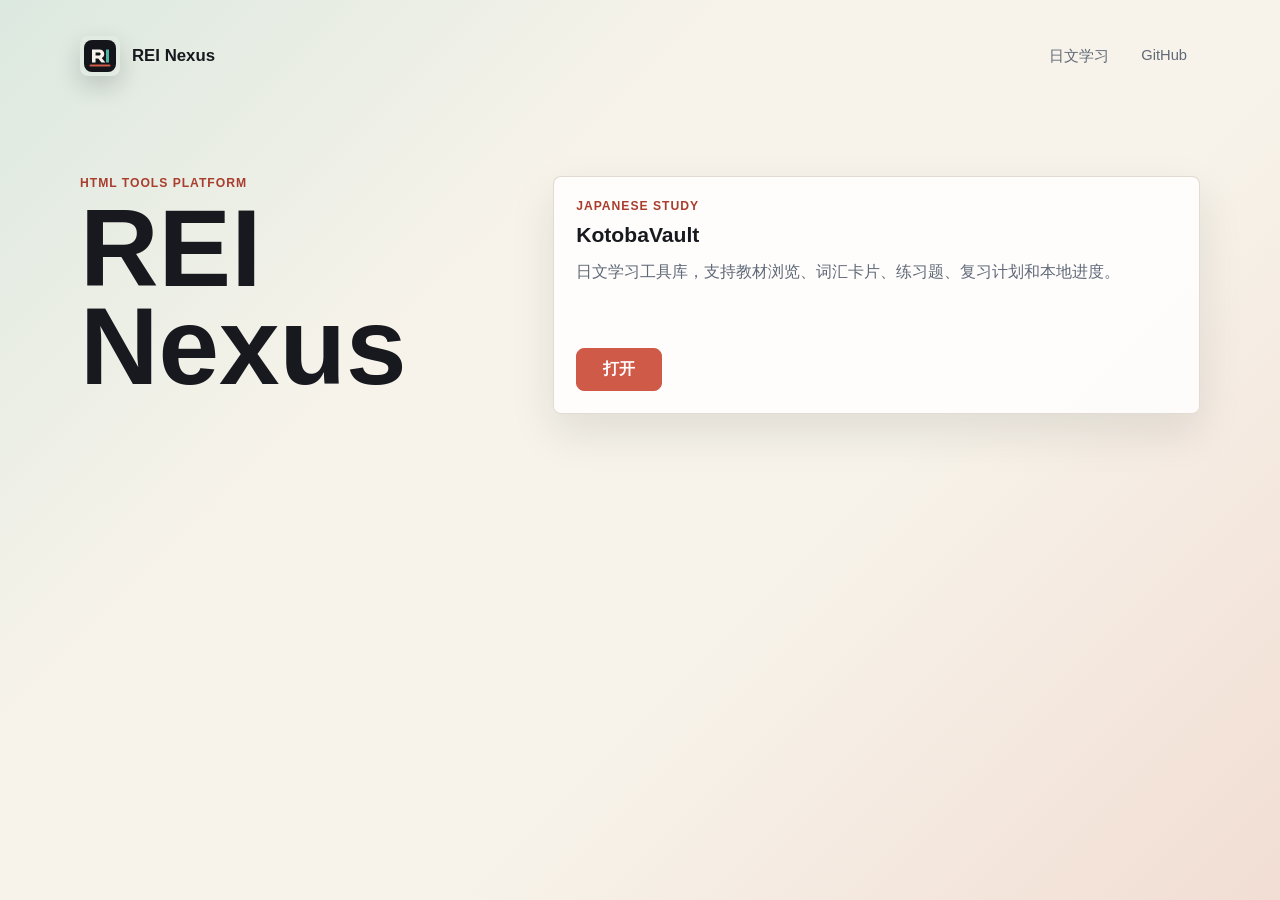
<file: index.html>
<!doctype html>
<html lang="zh-CN">
  <head>
    <meta charset="utf-8">
    <meta name="viewport" content="width=device-width, initial-scale=1">
    <meta name="color-scheme" content="light">
    <title>REI Nexus</title>
    <link rel="icon" href="./assets/rei-nexus-mark.svg" type="image/svg+xml">
    <link rel="stylesheet" href="./assets/styles.css">
  </head>
  <body>
    <main class="site-shell">
      <header class="site-header" aria-label="站点标题">
        <a class="brand" href="./index.html" aria-label="REI Nexus 首页">
          <img src="./assets/rei-nexus-mark.svg" alt="" width="40" height="40">
          <span>REI Nexus</span>
        </a>
        <nav class="top-nav" aria-label="主导航">
          <a href="./tools/kotobavault/app/">日文学习</a>
          <a href="https://github.com/dwyaneyao/REI-Nexus">GitHub</a>
        </nav>
      </header>

      <section class="workspace" aria-labelledby="page-title">
        <div class="workspace-title">
          <p class="eyebrow">HTML Tools Platform</p>
          <h1 id="page-title">REI Nexus</h1>
        </div>

        <div class="tool-grid" aria-label="工具列表">
          <article class="tool-card">
            <div>
              <p class="tool-kicker">Japanese Study</p>
              <h2>KotobaVault</h2>
              <p>日文学习工具库，支持教材浏览、词汇卡片、练习题、复习计划和本地进度。</p>
            </div>
            <a class="button" href="./tools/kotobavault/app/">打开</a>
          </article>
        </div>
      </section>
    </main>
  </body>
</html>
</file>
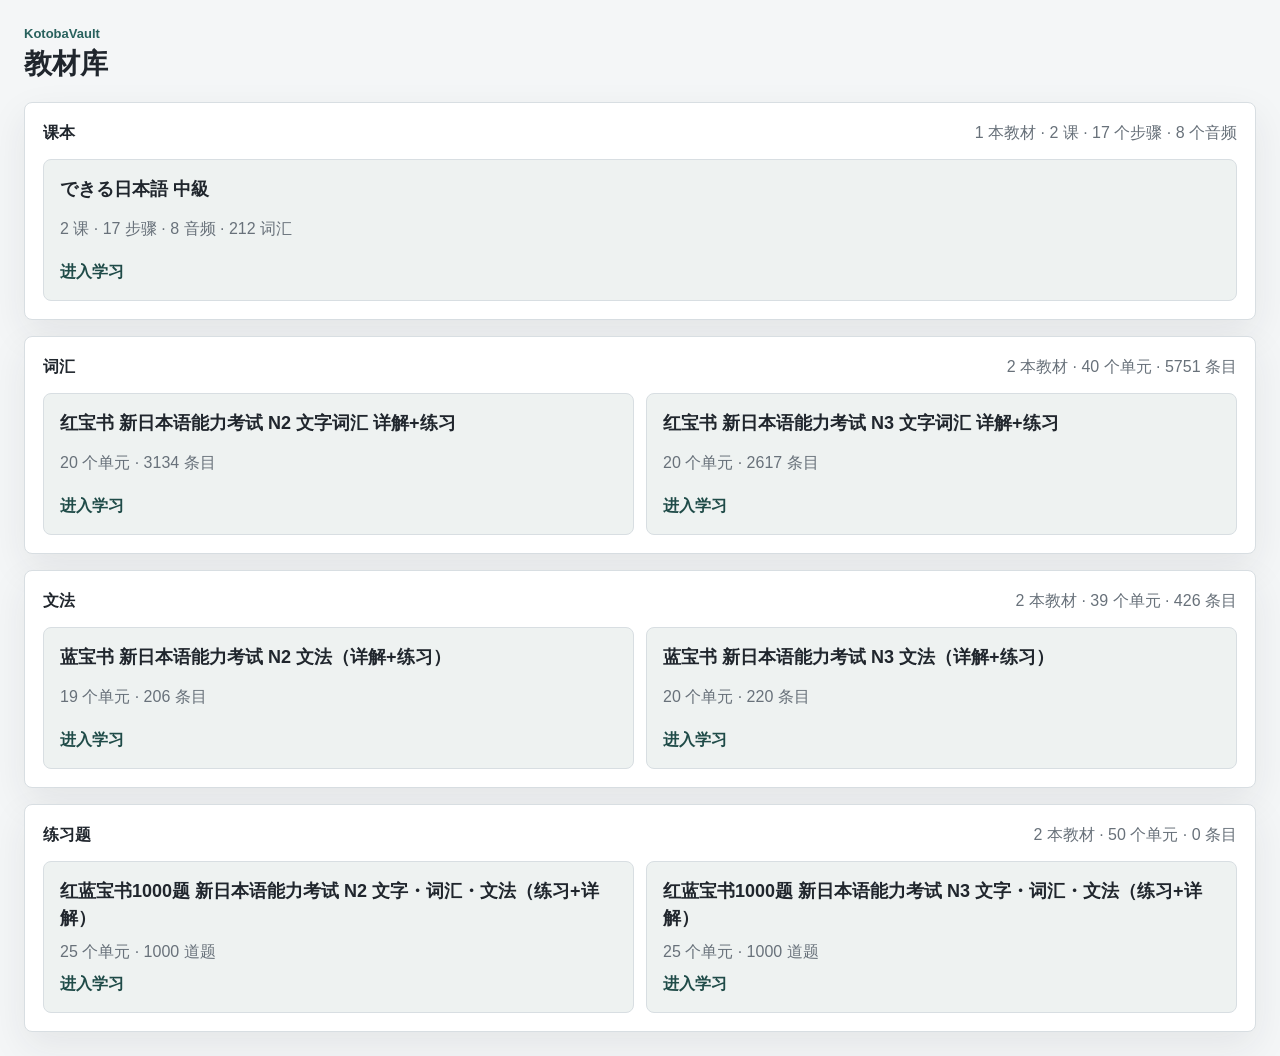
<file: tools/kotobavault/app/index.html>
<!doctype html>
<html lang="zh-Hans">
  <head>
    <meta charset="utf-8">
    <meta name="viewport" content="width=device-width, initial-scale=1">
    <title>KotobaVault</title>
    <link rel="icon" href="../../../assets/rei-nexus-mark.svg" type="image/svg+xml">
    <link rel="stylesheet" href="./styles.css?v=20260601-browser-single-save">
  </head>
  <body>
    <div id="libraryView" class="app-shell library-shell">
      <header class="library-header">
        <div class="brand">
          <p class="brand-kicker">KotobaVault</p>
          <h1>教材库</h1>
        </div>
      </header>

      <main id="categoryList" class="category-list" aria-live="polite"></main>
    </div>

    <div id="studyShell" class="app-shell" hidden>
      <header class="topbar">
        <div class="brand">
          <p class="brand-kicker">KotobaVault</p>
          <h1 id="studyTitle">日文学习库</h1>
        </div>
        <div class="topbar-controls">
          <button id="backToLibraryButton" class="secondary-button" type="button">教材库</button>
          <label class="source-picker" hidden>
            <span>教材</span>
            <select id="sourceSelect" aria-label="教材"></select>
          </label>
          <label class="unit-picker">
            <span>单元课程</span>
            <select id="unitSelect" aria-label="单元课程"></select>
          </label>
        </div>
      </header>

      <main class="main-grid">
        <aside class="side-panel" aria-label="学习状态">
          <section class="panel">
            <h2>进度</h2>
            <div class="stats-grid">
              <div>
                <span id="statTotal" class="stat-value">0</span>
                <span id="statTotalLabel" class="stat-label">词条</span>
              </div>
              <div>
                <span id="statDue" class="stat-value">0</span>
                <span id="statDueLabel" class="stat-label">今日计划</span>
              </div>
              <div>
                <span id="statStudiedToday" class="stat-value">0</span>
                <span id="statStudiedTodayLabel" class="stat-label">今日已学</span>
              </div>
              <div>
                <span id="statStreak" class="stat-value">0</span>
                <span id="statStreakLabel" class="stat-label">连续天数</span>
              </div>
              <div>
                <span id="statLearning" class="stat-value">0</span>
                <span id="statLearningLabel" class="stat-label">学习中</span>
              </div>
              <div>
                <span id="statMastered" class="stat-value">0</span>
                <span id="statMasteredLabel" class="stat-label">已掌握</span>
              </div>
            </div>
          </section>

          <section class="panel">
            <h2 id="filterTitle">筛选</h2>
            <div class="filter-stack" role="group" aria-label="掌握状态筛选">
              <button class="filter-button active" data-filter="all" type="button">全部</button>
              <button class="filter-button" data-filter="new" type="button">未学</button>
              <button class="filter-button" data-filter="due" type="button">到期</button>
              <button class="filter-button" data-filter="learning" type="button">学习中</button>
              <button class="filter-button" data-filter="mastered" type="button">已掌握</button>
            </div>
          </section>

          <section class="panel">
            <h2>打卡</h2>
            <p id="checkinStatus" class="panel-note">今天还没有打卡。</p>
            <button id="checkinButton" class="primary-button full-button" type="button">今日打卡</button>
          </section>
        </aside>

        <section class="workspace" aria-live="polite">
          <div class="toolbar">
            <label class="search-box">
              <span>搜索</span>
              <input id="searchInput" type="search" placeholder="日文、假名、中文意思或编号">
            </label>
            <div class="view-tabs" role="tablist" aria-label="视图">
              <button class="tab-button active" data-view="today" type="button" role="tab">今日</button>
              <button class="tab-button" data-view="list" type="button" role="tab">词表</button>
              <button class="tab-button" data-view="cards" type="button" role="tab">卡片</button>
              <button class="tab-button" data-view="quiz" type="button" role="tab">小测</button>
              <button class="tab-button" data-view="review" type="button" role="tab">复习</button>
              <button class="tab-button" data-view="log" type="button" role="tab">记录</button>
            </div>
          </div>

          <section id="todayView" class="view-section">
            <div id="learningTodayShell">
              <div class="today-head">
                <div>
                  <h2>今日学习</h2>
                  <p id="todaySummary">正在读取复习计划。</p>
                </div>
                <button id="startTodayButton" class="primary-button" type="button">开始今日学习</button>
              </div>
              <div class="today-grid">
                <section class="today-column">
                  <h3>到期复习</h3>
                  <div id="dueList" class="review-list"></div>
                </section>
                <section class="today-column">
                  <h3 id="newContentHeading">新词建议</h3>
                  <div id="newWordList" class="review-list"></div>
                </section>
              </div>
            </div>
            <div id="practiceOverviewShell" class="practice-overview" hidden></div>
          </section>

          <section id="listView" class="view-section" hidden>
            <div id="vocabularyListShell" class="table-shell">
              <table>
                <thead>
                  <tr>
                    <th>编号</th>
                    <th id="termHeader">词</th>
                    <th id="readingHeader">读音</th>
                    <th id="typeHeader">词性</th>
                    <th id="meaningHeader">意思</th>
                    <th>下次复习</th>
                    <th>状态</th>
                  </tr>
                </thead>
                <tbody id="wordTableBody"></tbody>
              </table>
            </div>
            <div id="practiceListShell" class="practice-list-shell" hidden></div>
          </section>

          <section id="cardsView" class="view-section" hidden>
            <div id="studyCardShell" class="study-card">
              <div class="card-mode-bar" aria-label="卡片出题显示">
                <span>出题显示</span>
                <div class="segmented-control">
                  <button class="prompt-mode-button active" data-prompt-mode="term" type="button">汉字</button>
                  <button class="prompt-mode-button" data-prompt-mode="reading" type="button">假名</button>
                </div>
              </div>
              <div class="card-meta">
                <span id="cardCounter">0 / 0</span>
                <span id="cardStatus" class="status-pill">未学</span>
              </div>
              <p id="cardTerm" class="card-term">-</p>
              <p id="cardReading" class="card-reading hidden-answer">-</p>
              <p id="cardMeaning" class="card-meaning hidden-answer">-</p>
              <div id="cardExamples" class="card-examples hidden-answer"></div>
              <div class="card-actions">
                <button id="prevCardButton" type="button">上一张</button>
                <button id="revealCardButton" class="primary-button" type="button">显示答案</button>
                <button id="practiceGrammarButton" class="primary-button" type="button" hidden>练习这个文法点</button>
                <button id="nextCardButton" type="button">下一张</button>
              </div>
              <div id="cardReviewControls" class="review-controls" aria-label="复习反馈"></div>
              <div id="cardStatusControls" class="status-controls" aria-label="卡片掌握状态"></div>
            </div>
          </section>

          <section id="quizView" class="view-section" hidden>
            <div class="quiz-panel">
              <div class="card-meta">
                <span id="quizCounter">0 / 0</span>
                <span id="quizModeLabel">填空小测</span>
              </div>
              <div id="practiceQuizTools" class="practice-quiz-tools" hidden></div>
              <div id="quizContext" class="quiz-context" hidden></div>
              <div id="quizPrompt" class="quiz-prompt">-</div>
              <div id="quizChoices" class="quiz-choices"></div>
              <label id="quizAnswerBox" class="answer-box">
                <span>你的答案</span>
                <input id="quizAnswer" type="text" autocomplete="off">
              </label>
              <div id="quizFeedback" class="quiz-feedback" aria-live="polite"></div>
              <div id="quizActions" class="card-actions">
                <button id="checkQuizButton" class="primary-button" type="button">检查</button>
                <button id="prevQuizButton" type="button">上一题</button>
                <button id="showQuizAnswerButton" type="button">看答案</button>
                <button id="nextQuizButton" type="button">下一题</button>
              </div>
            </div>
          </section>

          <section id="reviewView" class="view-section" hidden>
            <div class="review-header">
              <h2>待复习</h2>
              <p id="reviewSummary">还没有数据。</p>
            </div>
            <div id="reviewList" class="review-list"></div>
          </section>

          <section id="logView" class="view-section" hidden>
            <section id="lessonResetPanel" class="lesson-reset-panel" hidden>
              <div>
                <h2>本课重置</h2>
                <p id="lessonResetSummary">清空当前课程的学习状态。</p>
              </div>
              <button id="resetLessonButton" class="danger-button" type="button">重置本课学习状态</button>
            </section>
            <div class="log-grid">
              <section>
                <div class="review-header">
                  <h2>打卡记录</h2>
                  <p id="checkinSummary">还没有打卡记录。</p>
                </div>
                <div id="checkinList" class="timeline-list"></div>
              </section>
              <section>
                <div class="review-header">
                  <h2>学习记录</h2>
                  <p id="eventSummary">还没有学习记录。</p>
                </div>
                <div id="eventList" class="timeline-list"></div>
              </section>
            </div>
          </section>
        </section>
      </main>
    </div>

    <script src="./main.js?v=20260601-browser-single-save"></script>
  </body>
</html>
</file>
<file: assets/styles.css>
:root {
  --bg: #f7f3ea;
  --surface: #ffffff;
  --ink: #17191f;
  --muted: #606978;
  --line: #ded8cc;
  --accent: #d05a48;
  --accent-strong: #a93d2e;
  --green: #4fb3a7;
  --shadow: 0 18px 45px rgba(23, 25, 31, 0.1);
}

* {
  box-sizing: border-box;
}

html {
  min-height: 100%;
}

body {
  min-height: 100vh;
  margin: 0;
  background:
    linear-gradient(135deg, rgba(79, 179, 167, 0.16), transparent 34%),
    linear-gradient(315deg, rgba(208, 90, 72, 0.14), transparent 38%),
    var(--bg);
  color: var(--ink);
  font-family: Inter, "Segoe UI", "Microsoft YaHei", Arial, sans-serif;
  letter-spacing: 0;
}

a {
  color: inherit;
  text-decoration: none;
}

.site-shell {
  width: min(1120px, calc(100% - 32px));
  min-height: 100vh;
  margin: 0 auto;
  padding: 28px 0 40px;
}

.site-header {
  display: flex;
  align-items: center;
  justify-content: space-between;
  gap: 16px;
  min-height: 56px;
}

.brand {
  display: inline-flex;
  align-items: center;
  gap: 12px;
  min-width: 0;
  font-weight: 760;
  font-size: 1.05rem;
}

.brand img {
  flex: 0 0 auto;
  border-radius: 8px;
  box-shadow: 0 10px 24px rgba(19, 21, 26, 0.18);
}

.top-nav {
  display: flex;
  align-items: center;
  justify-content: flex-end;
  gap: 6px;
  flex-wrap: wrap;
}

.top-nav a {
  min-height: 36px;
  padding: 8px 12px;
  border: 1px solid transparent;
  border-radius: 8px;
  color: var(--muted);
  font-size: 0.92rem;
}

.top-nav a:hover,
.top-nav a:focus-visible {
  border-color: var(--line);
  background: rgba(255, 255, 255, 0.65);
  color: var(--ink);
  outline: none;
}

.workspace {
  display: grid;
  grid-template-columns: minmax(0, 0.8fr) minmax(320px, 1.2fr);
  gap: 42px;
  align-items: start;
  padding: 92px 0 32px;
}

.workspace-title {
  position: sticky;
  top: 28px;
  min-width: 0;
}

.eyebrow,
.tool-kicker {
  margin: 0 0 10px;
  color: var(--accent-strong);
  font-size: 0.76rem;
  font-weight: 780;
  letter-spacing: 0.08em;
  text-transform: uppercase;
}

h1,
h2,
p {
  overflow-wrap: anywhere;
}

h1 {
  max-width: 10ch;
  margin: 0;
  font-size: clamp(3rem, 10vw, 6.8rem);
  line-height: 0.9;
  letter-spacing: 0;
}

.tool-grid {
  display: grid;
  grid-template-columns: repeat(auto-fit, minmax(260px, 1fr));
  gap: 16px;
}

.tool-card {
  display: flex;
  flex-direction: column;
  justify-content: space-between;
  min-height: 238px;
  padding: 22px;
  border: 1px solid rgba(222, 216, 204, 0.9);
  border-radius: 8px;
  background: rgba(255, 255, 255, 0.82);
  box-shadow: var(--shadow);
}

.tool-card h2 {
  margin: 0 0 10px;
  font-size: 1.32rem;
  line-height: 1.18;
}

.tool-card p:not(.tool-kicker) {
  margin: 0;
  color: var(--muted);
  line-height: 1.7;
}

.button {
  display: inline-flex;
  align-items: center;
  justify-content: center;
  align-self: flex-start;
  min-width: 86px;
  min-height: 40px;
  margin-top: 24px;
  padding: 10px 16px;
  border: 1px solid var(--accent);
  border-radius: 8px;
  background: var(--accent);
  color: #fff;
  font-weight: 720;
}

.button:hover,
.button:focus-visible {
  border-color: var(--accent-strong);
  background: var(--accent-strong);
  outline: none;
}

@media (max-width: 760px) {
  .site-shell {
    width: min(100% - 24px, 1120px);
    padding-top: 18px;
  }

  .site-header {
    align-items: flex-start;
    flex-direction: column;
  }

  .top-nav {
    width: 100%;
    justify-content: flex-start;
  }

  .workspace {
    grid-template-columns: 1fr;
    gap: 28px;
    padding-top: 56px;
  }

  .workspace-title {
    position: static;
  }

  h1 {
    max-width: 100%;
  }

  .tool-card {
    min-height: 210px;
  }
}
</file>
<file: tools/kotobavault/app/styles.css>
:root {
  color-scheme: light;
  --bg: #f4f6f7;
  --surface: #ffffff;
  --surface-muted: #eef2f1;
  --ink: #20262d;
  --muted: #68717a;
  --line: #d8dee2;
  --accent: #28615d;
  --accent-strong: #1f4b48;
  --accent-soft: #dcebea;
  --warm: #8d4a35;
  --warm-soft: #f2e4de;
  --ok: #317551;
  --warn: #9a6a1d;
  --shadow: 0 14px 38px rgba(32, 38, 45, 0.08);
}

* {
  box-sizing: border-box;
}

[hidden] {
  display: none !important;
}

body {
  margin: 0;
  background: var(--bg);
  color: var(--ink);
  font-family: "Segoe UI", "Microsoft YaHei", "Yu Gothic UI", sans-serif;
  line-height: 1.5;
}

button,
input,
select {
  font: inherit;
}

button {
  min-height: 38px;
  border: 1px solid var(--line);
  border-radius: 8px;
  background: var(--surface);
  color: var(--ink);
  cursor: pointer;
}

button:hover {
  border-color: var(--accent);
}

button:focus-visible,
input:focus-visible,
select:focus-visible {
  outline: 3px solid rgba(40, 97, 93, 0.22);
  outline-offset: 2px;
}

.app-shell {
  width: min(1400px, 100%);
  margin: 0 auto;
  padding: 24px;
}

.library-shell {
  display: grid;
  gap: 22px;
}

.library-header {
  display: flex;
  align-items: end;
  justify-content: space-between;
}

.topbar {
  display: flex;
  align-items: end;
  justify-content: space-between;
  gap: 20px;
  margin-bottom: 18px;
}

.topbar-controls {
  display: flex;
  align-items: end;
  flex-wrap: wrap;
  justify-content: flex-end;
  gap: 14px;
}

.category-list {
  display: grid;
  gap: 16px;
}

.category-section {
  border: 1px solid var(--line);
  border-radius: 8px;
  background: var(--surface);
  box-shadow: var(--shadow);
  padding: 18px;
}

.category-header {
  display: flex;
  align-items: baseline;
  justify-content: space-between;
  gap: 16px;
  margin-bottom: 14px;
}

.category-header h2,
.category-header p {
  margin-bottom: 0;
}

.category-header p {
  color: var(--muted);
}

.source-card-grid {
  display: grid;
  grid-template-columns: repeat(auto-fit, minmax(260px, 1fr));
  gap: 12px;
}

.source-card {
  display: grid;
  grid-template-columns: minmax(0, 1fr);
  gap: 8px;
  min-width: 0;
  min-height: 142px;
  border: 1px solid var(--line);
  border-radius: 8px;
  background: var(--surface-muted);
  padding: 16px;
  text-align: left;
}

.source-card strong {
  min-width: 0;
  color: var(--ink);
  font-size: 18px;
  overflow-wrap: anywhere;
  white-space: normal;
}

.source-card span {
  min-width: 0;
  color: var(--muted);
  overflow-wrap: anywhere;
  white-space: normal;
}

.source-card-action {
  align-self: end;
  color: var(--accent-strong) !important;
  font-weight: 700;
}

.secondary-button {
  min-width: 86px;
  padding: 0 14px;
}

.brand-kicker {
  margin: 0 0 3px;
  color: var(--accent);
  font-size: 13px;
  font-weight: 700;
}

h1,
h2,
p {
  margin-top: 0;
}

h1 {
  margin-bottom: 0;
  font-size: 28px;
  line-height: 1.2;
  font-weight: 720;
}

h2 {
  margin-bottom: 12px;
  font-size: 16px;
}

h3 {
  margin: 0 0 10px;
  font-size: 15px;
}

.source-picker,
.unit-picker,
.search-box,
.answer-box {
  display: grid;
  gap: 6px;
  min-width: 0;
  color: var(--muted);
  font-size: 13px;
}

.source-picker select,
.unit-picker select,
.search-box input,
.answer-box input {
  width: 100%;
  min-height: 42px;
  border: 1px solid var(--line);
  border-radius: 8px;
  background: var(--surface);
  color: var(--ink);
  min-width: 0;
  padding: 0 12px;
}

.source-picker {
  width: min(360px, 100%);
}

.unit-picker {
  width: min(340px, 100%);
}

.main-grid {
  display: grid;
  grid-template-columns: 280px minmax(0, 1fr);
  gap: 18px;
  align-items: start;
}

.side-panel {
  display: grid;
  gap: 14px;
}

.panel,
.workspace,
.study-card,
.quiz-panel {
  border: 1px solid var(--line);
  border-radius: 8px;
  background: var(--surface);
  box-shadow: var(--shadow);
}

.panel {
  padding: 16px;
}

.stats-grid {
  display: grid;
  grid-template-columns: 1fr 1fr;
  gap: 10px;
}

.stats-grid div {
  min-height: 76px;
  border: 1px solid var(--line);
  border-radius: 8px;
  background: var(--surface-muted);
  padding: 12px;
}

.stat-value {
  display: block;
  font-size: 24px;
  font-weight: 750;
}

.stat-label {
  display: block;
  color: var(--muted);
  font-size: 13px;
}

.filter-stack {
  display: grid;
  gap: 8px;
}

.panel-note {
  min-height: 42px;
  color: var(--muted);
}

.panel-note.fail {
  color: var(--warm);
  font-weight: 700;
}

.full-button {
  width: 100%;
}

.filter-button,
.tab-button {
  padding: 0 14px;
}

.filter-button.active,
.tab-button.active {
  border-color: var(--accent);
  background: var(--accent-soft);
  color: var(--accent-strong);
  font-weight: 700;
}

.workspace {
  min-width: 0;
  overflow: hidden;
}

.toolbar {
  display: grid;
  grid-template-columns: minmax(220px, 1fr) auto;
  gap: 14px;
  align-items: end;
  border-bottom: 1px solid var(--line);
  padding: 16px;
}

.view-tabs {
  display: flex;
  flex-wrap: wrap;
  gap: 8px;
}

.view-section {
  padding: 16px;
}

.today-head {
  display: flex;
  align-items: start;
  justify-content: space-between;
  gap: 18px;
  margin-bottom: 16px;
}

.today-head p {
  color: var(--muted);
  margin-bottom: 0;
}

.today-grid,
.log-grid {
  display: grid;
  grid-template-columns: 1fr 1fr;
  gap: 14px;
}

.lesson-reset-panel {
  display: flex;
  align-items: center;
  justify-content: space-between;
  gap: 16px;
  margin-bottom: 14px;
  padding: 16px;
  border: 1px solid var(--line);
  border-radius: 8px;
  background: #fbfcfc;
}

.lesson-reset-panel h2 {
  margin-bottom: 4px;
}

.lesson-reset-panel p {
  margin: 0;
  color: var(--muted);
}

.today-column {
  min-width: 0;
  border: 1px solid var(--line);
  border-radius: 8px;
  background: #fbfcfc;
  padding: 14px;
}

.practice-overview,
.practice-list-shell {
  display: grid;
  gap: 16px;
}

.practice-overview-head p,
.practice-list-summary {
  margin: 4px 0 0;
  color: var(--muted);
}

.practice-metric-grid {
  display: grid;
  grid-template-columns: repeat(5, minmax(0, 1fr));
  gap: 10px;
}

.practice-metric-grid div,
.practice-type-card {
  border: 1px solid var(--line);
  border-radius: 8px;
  background: #fbfcfc;
  padding: 14px;
}

.practice-metric-grid strong {
  display: block;
  font-size: 24px;
}

.practice-metric-grid span,
.practice-type-card p {
  color: var(--muted);
}

.practice-actions,
.practice-pool-buttons {
  display: flex;
  flex-wrap: wrap;
  gap: 10px;
}

.practice-actions button,
.practice-pool-buttons button {
  min-width: 112px;
  padding: 0 14px;
}

.practice-type-grid {
  display: grid;
  grid-template-columns: repeat(auto-fit, minmax(190px, 1fr));
  gap: 12px;
}

.practice-type-card h3 {
  margin: 0;
}

.practice-type-card button {
  margin-top: 10px;
}

.textbook-course-shell {
  display: grid;
  gap: 16px;
}

.lesson-course-head {
  display: flex;
  align-items: start;
  justify-content: space-between;
  gap: 16px;
}

.lesson-course-head h2,
.lesson-course-head p {
  margin: 0;
}

.lesson-course-head p {
  color: var(--muted);
}

.lesson-overview {
  margin-top: 8px;
  max-width: 780px;
  line-height: 1.7;
}

.lesson-chinese-toggle {
  display: inline-flex;
  align-items: center;
  gap: 8px;
  min-width: max-content;
  border: 1px solid var(--line);
  border-radius: 999px;
  background: var(--surface);
  padding: 8px 12px;
  color: var(--ink);
  font-size: 14px;
  font-weight: 700;
}

.lesson-chinese-toggle input {
  width: 16px;
  height: 16px;
  accent-color: var(--accent);
}

.lesson-zh {
  display: block;
  margin-top: 4px;
  color: var(--muted);
  font-size: 14px;
  font-weight: 650;
  line-height: 1.55;
}

.lesson-title-zh,
.lesson-overview-zh {
  color: var(--accent-strong);
}

.lesson-goals {
  display: flex;
  flex-wrap: wrap;
  gap: 8px;
}

.lesson-goals span {
  border: 1px solid var(--line);
  border-radius: 999px;
  background: var(--surface-muted);
  padding: 6px 10px;
  color: var(--muted);
  font-size: 13px;
}

.lesson-layout {
  display: grid;
  grid-template-columns: minmax(190px, 240px) minmax(0, 1fr);
  gap: 14px;
  align-items: start;
}

.lesson-step-nav {
  display: grid;
  gap: 8px;
  position: sticky;
  top: 12px;
}

.lesson-step-nav button {
  min-height: 44px;
  padding: 8px 10px;
  text-align: left;
}

.lesson-step-nav button.active {
  border-color: var(--accent);
  background: var(--accent-soft);
  color: var(--accent-strong);
  font-weight: 700;
}

.lesson-step-nav button.completed::after {
  content: "完成";
  float: right;
  color: var(--ok);
  font-size: 12px;
  font-weight: 700;
}

.lesson-step-panel {
  display: grid;
  gap: 14px;
  min-width: 0;
}

.lesson-step-head {
  display: flex;
  align-items: start;
  justify-content: space-between;
  gap: 16px;
  border: 1px solid var(--line);
  border-radius: 8px;
  background: #fbfcfc;
  padding: 14px;
}

.lesson-step-head h3 {
  margin: 0 0 4px;
  font-size: 18px;
}

.lesson-step-head p {
  margin: 0 0 8px;
  color: var(--muted);
}

.lesson-step-head span {
  color: var(--muted);
  font-size: 13px;
  font-weight: 700;
}

.lesson-block,
.lesson-activity,
.lesson-audio,
.lesson-transcript,
.lesson-practice-list .practice-question-card {
  min-width: 0;
}

.lesson-block {
  border: 1px solid var(--line);
  border-radius: 8px;
  background: var(--surface);
  padding: 14px;
}

.lesson-block h3 {
  margin-bottom: 10px;
}

.lesson-block p {
  margin: 0 0 8px;
}

.lesson-block p:last-child {
  margin-bottom: 0;
}

.lesson-key-grid,
.lesson-grammar-list {
  display: grid;
  gap: 10px;
}

.lesson-key-grid {
  grid-template-columns: repeat(auto-fit, minmax(160px, 1fr));
}

.lesson-key-grid div,
.lesson-grammar-list article {
  border: 1px solid var(--line);
  border-radius: 8px;
  background: var(--surface-muted);
  padding: 12px;
}

.lesson-key-grid strong,
.lesson-key-grid span {
  display: block;
}

.lesson-key-grid span,
.lesson-grammar-list p {
  color: var(--muted);
}

.lesson-grammar-list h4 {
  margin: 0 0 8px;
  font-size: 16px;
}

.lesson-list,
.lesson-vocab-grid {
  margin: 0;
  padding-left: 20px;
}

.lesson-vocab-grid {
  display: grid;
  grid-template-columns: repeat(auto-fit, minmax(150px, 1fr));
  gap: 8px 18px;
}

.lesson-audio {
  display: grid;
  gap: 8px;
}

.lesson-audio audio {
  width: 100%;
}

.lesson-audio-note {
  color: var(--warm);
  font-size: 13px;
  font-weight: 700;
}

.lesson-transcript {
  border: 1px solid var(--line);
  border-radius: 8px;
  background: var(--surface-muted);
  padding: 12px;
}

.lesson-transcript summary {
  cursor: pointer;
  color: var(--accent-strong);
  font-weight: 760;
}

.lesson-transcript p {
  margin: 8px 0 0;
}

.lesson-activities {
  display: grid;
  gap: 10px;
}

.lesson-activity {
  display: grid;
  gap: 12px;
  border: 1px solid var(--line);
  border-radius: 8px;
  background: #fbfcfc;
  padding: 14px;
}

.lesson-activity-head {
  display: flex;
  align-items: baseline;
  justify-content: space-between;
  gap: 12px;
}

.lesson-activity-status {
  border-radius: 999px;
  background: var(--surface-muted);
  padding: 3px 9px;
  color: var(--muted);
  font-size: 13px;
  white-space: nowrap;
}

.lesson-activity-status.correct {
  background: #dff0e7;
  color: var(--ok);
}

.lesson-activity-status.wrong {
  background: var(--warm-soft);
  color: var(--warm);
}

.lesson-textarea {
  width: 100%;
  min-height: 96px;
  border: 1px solid var(--line);
  border-radius: 8px;
  background: var(--surface);
  color: var(--ink);
  font: inherit;
  padding: 10px 12px;
  resize: vertical;
}

.lesson-self-check,
.lesson-activity-actions {
  display: flex;
  flex-wrap: wrap;
  gap: 8px;
}

.lesson-self-check button,
.lesson-activity-actions button {
  min-width: 112px;
  padding: 0 14px;
}

.lesson-self-check button.active {
  border-color: var(--accent);
  background: var(--accent-soft);
  color: var(--accent-strong);
  font-weight: 700;
}

.lesson-review-self-grade-button.active {
  border-color: var(--accent);
  background: var(--accent-soft);
  color: var(--accent-strong);
  font-weight: 700;
}

.lesson-feedback {
  border-left: 3px solid var(--accent);
  background: var(--surface-muted);
  padding: 9px 12px;
  color: var(--muted);
  font-weight: 650;
}

.lesson-feedback p {
  margin: 0;
}

.lesson-feedback p + p {
  margin-top: 6px;
}

.lesson-reference-answer {
  color: var(--ink);
}

.lesson-reference-analysis {
  color: var(--muted);
  font-weight: 650;
}

.lesson-feedback.correct {
  border-left-color: var(--ok);
}

.lesson-feedback.correct .lesson-reference-answer {
  color: var(--ok);
}

.lesson-feedback.miss {
  border-left-color: var(--warm);
}

.lesson-feedback.miss .lesson-reference-answer {
  color: var(--warm);
}

.lesson-practice-list {
  display: grid;
  gap: 10px;
}

.lesson-practice-modules {
  display: grid;
  gap: 14px;
}

.lesson-practice-module {
  display: grid;
  gap: 14px;
  border: 1px solid var(--line);
  border-radius: 8px;
  background: var(--surface);
  padding: 14px;
}

.lesson-practice-module-head,
.lesson-vocabulary-practice-meta {
  display: flex;
  align-items: flex-start;
  justify-content: space-between;
  gap: 14px;
}

.lesson-practice-module-head h3,
.lesson-practice-module-head p {
  margin: 0;
}

.lesson-practice-module-head p,
.lesson-vocabulary-practice-meta,
.lesson-vocabulary-practice-prompt p {
  color: var(--muted);
}

.lesson-practice-shuffle-toggle {
  display: inline-flex;
  align-items: center;
  gap: 6px;
  width: fit-content;
  margin-top: 6px;
  color: var(--muted);
  font-size: 13px;
  font-weight: 760;
}

.lesson-practice-shuffle-toggle input {
  width: 16px;
  height: 16px;
  accent-color: var(--accent);
}

.lesson-practice-metrics {
  display: flex;
  flex-wrap: wrap;
  gap: 8px;
  justify-content: flex-end;
}

.lesson-practice-metrics div {
  min-width: 72px;
  border: 1px solid var(--line);
  border-radius: 8px;
  background: var(--surface-muted);
  padding: 7px 10px;
  text-align: center;
}

.lesson-practice-metrics strong,
.lesson-practice-metrics span {
  display: block;
}

.lesson-practice-metrics span {
  color: var(--muted);
  font-size: 12px;
  font-weight: 700;
}

.lesson-vocabulary-practice-card {
  display: grid;
  gap: 12px;
  border: 1px solid var(--line);
  border-radius: 8px;
  background: var(--surface-muted);
  padding: 14px;
}

.lesson-vocabulary-practice-meta span {
  border-radius: 999px;
  background: var(--surface);
  padding: 4px 9px;
  font-size: 12px;
  font-weight: 760;
}

.lesson-vocabulary-practice-prompt {
  display: grid;
  gap: 6px;
}

.lesson-vocabulary-practice-prompt p {
  margin: 0;
}

.lesson-vocabulary-practice-input {
  width: 100%;
  border: 1px solid var(--line);
  border-radius: 8px;
  background: var(--surface);
  color: var(--ink);
  font: inherit;
  padding: 10px 12px;
}

.lesson-practice-actions {
  display: flex;
  flex-wrap: wrap;
  gap: 8px;
}

.lesson-practice-actions button {
  min-width: 96px;
  padding: 0 14px;
}

.lesson-test-overview {
  display: grid;
  grid-template-columns: repeat(auto-fit, minmax(240px, 1fr));
  gap: 14px;
  font-size: 16px;
  line-height: 1.6;
}

.lesson-test-card,
.lesson-test-score-card {
  display: grid;
  gap: 10px;
  border: 1px solid var(--line);
  border-radius: 8px;
  background: var(--surface);
  padding: 14px;
}

.lesson-test-card h3,
.lesson-test-card p {
  margin: 0;
}

.lesson-test-card-detail {
  color: var(--muted);
  font-weight: 700;
}

.lesson-test-card-actions,
.lesson-test-score-actions {
  display: flex;
  flex-wrap: wrap;
  gap: 8px;
}

.lesson-test-card-actions button,
.lesson-test-score-actions button {
  min-width: 112px;
  padding: 0 14px;
}

.lesson-test-score-card {
  border-color: var(--accent);
  background: var(--accent-soft);
  color: var(--ink);
}

.lesson-test-score-card strong {
  font-size: 20px;
}

.lesson-vocabulary-module {
  display: grid;
  gap: 16px;
  width: 100%;
}

.lesson-vocabulary-head,
.lesson-vocabulary-section-head {
  display: flex;
  align-items: flex-start;
  justify-content: space-between;
  gap: 14px;
}

.lesson-vocabulary-head h2,
.lesson-vocabulary-section-head h3 {
  margin: 0;
}

.lesson-vocabulary-head p,
.lesson-vocabulary-section-head span,
.lesson-vocabulary-section-note {
  color: var(--muted);
}

.lesson-vocabulary-section {
  display: grid;
  gap: 12px;
  border: 1px solid var(--line);
  border-radius: 8px;
  background: var(--surface);
  padding: 14px;
}

.lesson-vocabulary-grid {
  display: grid;
  grid-template-columns: repeat(auto-fit, minmax(210px, 1fr));
  gap: 10px;
}

.lesson-vocabulary-card {
  display: grid;
  gap: 8px;
  min-width: 0;
  border: 1px solid var(--line);
  border-radius: 8px;
  background: var(--surface-muted);
  padding: 12px;
}

.lesson-vocabulary-card h4 {
  margin: 0;
  font-size: 17px;
}

.lesson-vocabulary-meta {
  display: flex;
  flex-wrap: wrap;
  gap: 6px;
}

.lesson-vocabulary-meta span {
  border-radius: 999px;
  background: var(--surface);
  color: var(--muted);
  font-size: 12px;
  font-weight: 760;
  padding: 3px 8px;
}

.lesson-vocabulary-meaning,
.lesson-vocabulary-analysis {
  margin: 0;
  color: var(--muted);
  font-weight: 650;
}

.practice-list-tools,
.practice-quiz-tools {
  display: flex;
  flex-wrap: wrap;
  gap: 12px;
  align-items: center;
  border: 1px solid var(--line);
  border-radius: 8px;
  background: var(--surface-muted);
  padding: 12px;
}

.practice-list-tools label,
.practice-quiz-tools label {
  display: grid;
  gap: 4px;
  min-width: 180px;
  color: var(--muted);
  font-size: 13px;
  font-weight: 700;
}

.practice-question-summary {
  max-width: 420px;
}

.practice-status-pill {
  display: inline-grid;
  place-items: center;
  min-width: 62px;
  border-radius: 999px;
  padding: 4px 10px;
  background: var(--surface-muted);
  color: var(--muted);
  font-size: 13px;
  font-weight: 760;
  white-space: nowrap;
}

.practice-status-pill.correct {
  background: #dff0e7;
  color: var(--ok);
}

.practice-status-pill.wrong {
  background: var(--warm-soft);
  color: var(--warm);
}

.table-shell {
  overflow: auto;
}

table {
  width: 100%;
  min-width: 860px;
  border-collapse: collapse;
}

th,
td {
  border-bottom: 1px solid var(--line);
  padding: 12px 10px;
  text-align: left;
  vertical-align: top;
}

th {
  color: var(--muted);
  font-size: 13px;
  font-weight: 700;
}

td:nth-child(1),
td:nth-child(4) {
  white-space: nowrap;
}

.word-term {
  font-size: 19px;
  font-weight: 720;
}

.word-reading {
  color: var(--accent);
  font-weight: 650;
}

.status-controls {
  display: flex;
  flex-wrap: wrap;
  gap: 6px;
}

.status-controls button,
.review-controls button {
  min-height: 32px;
  padding: 0 10px;
  color: var(--muted);
  font-size: 13px;
}

.status-controls button.active[data-status="new"] {
  border-color: var(--muted);
  background: var(--surface-muted);
  color: var(--ink);
}

.status-controls button.active[data-status="learning"] {
  border-color: var(--warn);
  background: #f5ead7;
  color: #654713;
}

.status-controls button.active[data-status="mastered"] {
  border-color: var(--ok);
  background: #dff0e7;
  color: #22543a;
}

.review-controls {
  display: grid;
  grid-template-columns: repeat(4, minmax(90px, 1fr));
  gap: 8px;
  margin: 18px 0 12px;
}

.review-controls button.miss {
  border-color: #bc6b5b;
  background: var(--warm-soft);
  color: #743526;
}

.review-controls button.hard {
  border-color: var(--warn);
  background: #f5ead7;
  color: #654713;
}

.review-controls button.good {
  border-color: var(--accent);
  background: var(--accent-soft);
  color: var(--accent-strong);
}

.review-controls button.easy {
  border-color: var(--ok);
  background: #dff0e7;
  color: #22543a;
}

.study-card,
.quiz-panel {
  max-width: 760px;
  margin: 0 auto;
  padding: 22px;
}

.card-mode-bar {
  display: flex;
  align-items: center;
  justify-content: space-between;
  gap: 14px;
  margin-bottom: 18px;
  color: var(--muted);
  font-size: 14px;
}

.segmented-control {
  display: inline-grid;
  grid-template-columns: 1fr 1fr;
  gap: 4px;
  border: 1px solid var(--line);
  border-radius: 8px;
  background: var(--surface-muted);
  padding: 4px;
}

.segmented-control button {
  min-width: 78px;
  min-height: 32px;
  border-color: transparent;
  background: transparent;
  padding: 0 12px;
}

.segmented-control button.active {
  border-color: var(--accent);
  background: var(--surface);
  color: var(--accent-strong);
  font-weight: 700;
}

.card-meta {
  display: flex;
  justify-content: space-between;
  gap: 12px;
  color: var(--muted);
  font-size: 14px;
}

.status-pill {
  min-width: 72px;
  border-radius: 999px;
  background: var(--surface-muted);
  padding: 3px 10px;
  text-align: center;
}

.card-term {
  margin: 22px 0 8px;
  font-size: 44px;
  line-height: 1.15;
  font-weight: 760;
}

.card-reading {
  margin-bottom: 8px;
  color: var(--accent);
  font-size: 24px;
  font-weight: 700;
}

.grammar-study-card .card-term {
  margin-bottom: 14px;
  font-size: 34px;
}

.grammar-study-card .card-reading,
.grammar-study-card .card-meaning {
  border-left: 3px solid var(--accent);
  background: var(--surface-muted);
  padding: 10px 12px;
}

.grammar-study-card .card-reading {
  color: var(--ink);
  font-size: 18px;
}

.grammar-study-card .card-meaning {
  color: var(--ink);
  font-size: 18px;
}

.card-meaning,
.quiz-prompt {
  margin-bottom: 20px;
  font-size: 20px;
  line-height: 1.7;
}

.quiz-context {
  margin: 0 0 14px;
  border-left: 3px solid var(--accent);
  background: var(--surface-muted);
  padding: 9px 12px;
  color: var(--muted);
  font-size: 14px;
  font-weight: 700;
}

.quiz-context button {
  min-height: 32px;
  padding: 0 12px;
}

.practice-quiz-tools {
  margin: 14px 0;
}

.practice-quiz-scope {
  display: grid;
  gap: 2px;
  min-width: 190px;
}

.practice-quiz-scope span {
  color: var(--muted);
  font-size: 13px;
}

.practice-pool-buttons button.active {
  border-color: var(--accent);
  background: var(--accent-soft);
  color: var(--accent-strong);
  font-weight: 700;
}

.quiz-prompt strong {
  border-bottom: 2px solid var(--accent);
  background: var(--accent-soft);
  padding: 0 3px;
  font-weight: 800;
}

.source-text-test-list,
.source-answer-key {
  display: grid;
  gap: 10px;
}

.source-text-test-item,
.source-answer-item {
  border: 1px solid var(--line);
  border-radius: 8px;
  background: var(--surface);
  padding: 12px;
}

.source-text-test-meta {
  display: block;
  margin-bottom: 6px;
  color: var(--muted);
  font-size: 13px;
  font-weight: 700;
}

.source-text-test-item p,
.source-answer-item p {
  margin: 0;
}

.source-answer-key {
  margin-top: 8px;
}

.source-answer-key summary {
  cursor: pointer;
  color: var(--accent-strong);
  font-weight: 760;
}

.source-answer-item strong {
  display: block;
  margin-bottom: 6px;
}

.quiz-choices {
  display: grid;
  grid-template-columns: repeat(auto-fit, minmax(180px, 1fr));
  gap: 10px;
  margin: 0 0 18px;
}

.quiz-choice-button {
  display: grid;
  grid-template-columns: auto minmax(0, 1fr);
  gap: 10px;
  align-items: center;
  min-height: 54px;
  padding: 10px 12px;
  text-align: left;
}

.quiz-choice-button.selected {
  border-color: var(--accent);
  background: var(--accent-soft);
}

.quiz-choice-button.correct {
  border-color: var(--ok);
  background: #e3f0e9;
}

.quiz-choice-button.wrong {
  border-color: var(--warm);
  background: var(--warm-soft);
}

.quiz-choice-button:disabled {
  cursor: default;
  opacity: 1;
}

.quiz-choice-label {
  display: grid;
  place-items: center;
  width: 28px;
  height: 28px;
  border-radius: 999px;
  background: var(--surface-muted);
  font-weight: 800;
}

.quiz-choice-button.selected .quiz-choice-label {
  background: var(--accent);
  color: #ffffff;
}

.quiz-choice-button.correct .quiz-choice-label {
  background: var(--ok);
  color: #ffffff;
}

.quiz-choice-button.wrong .quiz-choice-label {
  background: var(--warm);
  color: #ffffff;
}

.quiz-choice-text {
  min-width: 0;
  overflow-wrap: anywhere;
}

.card-examples {
  display: grid;
  gap: 10px;
  margin: 18px 0 20px;
}

.card-examples h3 {
  margin: 0;
  color: var(--muted);
  font-size: 14px;
}

.source-example {
  border-left: 3px solid var(--accent);
  background: var(--surface-muted);
  padding: 10px 12px;
}

.source-example p,
.example-empty {
  margin: 0;
}

.source-example-japanese {
  font-size: 18px;
  font-weight: 650;
}

.source-example-meaning,
.example-empty {
  color: var(--muted);
  font-size: 15px;
}

.hidden-answer {
  visibility: hidden;
}

.card-actions {
  display: flex;
  flex-wrap: wrap;
  gap: 10px;
  margin: 18px 0;
}

.card-actions button {
  min-width: 112px;
  padding: 0 14px;
}

.primary-button {
  border-color: var(--accent);
  background: var(--accent);
  color: #ffffff;
}

.primary-button:hover {
  border-color: var(--accent-strong);
  background: var(--accent-strong);
}

.danger-button {
  min-width: 150px;
  padding: 0 14px;
  border-color: var(--warm);
  color: var(--warm);
  font-weight: 700;
}

.danger-button:hover:not(:disabled) {
  border-color: var(--warm);
  background: var(--warm-soft);
}

.danger-button:disabled {
  cursor: not-allowed;
  opacity: 0.55;
}

.quiz-feedback {
  display: grid;
  gap: 6px;
  min-height: 28px;
  color: var(--muted);
  font-weight: 700;
}

.quiz-feedback p {
  margin: 0;
}

.quiz-feedback .quiz-answer-line {
  color: var(--ink);
}

.quiz-feedback .quiz-explanation {
  color: var(--muted);
  font-weight: 650;
}

.quiz-feedback.correct {
  color: var(--ok);
}

.quiz-feedback.miss {
  color: var(--warm);
}

.review-header {
  display: flex;
  align-items: baseline;
  justify-content: space-between;
  gap: 16px;
  margin-bottom: 12px;
}

.review-header p {
  color: var(--muted);
}

.review-list {
  display: grid;
  gap: 10px;
}

.review-item {
  display: grid;
  grid-template-columns: 96px minmax(0, 1fr) auto;
  gap: 12px;
  align-items: center;
  border: 1px solid var(--line);
  border-radius: 8px;
  padding: 12px;
  background: var(--surface);
}

.review-item.compact {
  grid-template-columns: 64px minmax(0, 1fr);
}

.review-item.compact .status-controls {
  grid-column: 2;
}

.practice-question-card {
  display: grid;
  gap: 10px;
  border: 1px solid var(--line);
  border-radius: 8px;
  background: var(--surface);
  padding: 14px;
}

.practice-question-card p {
  margin: 0;
}

.practice-question-meta {
  display: flex;
  flex-wrap: wrap;
  gap: 8px 14px;
  align-items: baseline;
  justify-content: space-between;
}

.practice-question-meta span,
.practice-question-answer {
  color: var(--muted);
}

.practice-question-card button {
  justify-self: start;
  min-width: 86px;
  padding: 0 14px;
}

.review-number {
  color: var(--muted);
  font-size: 13px;
}

.review-term {
  font-weight: 730;
}

.review-reading {
  color: var(--accent);
}

.empty-state {
  border: 1px dashed var(--line);
  border-radius: 8px;
  color: var(--muted);
  padding: 24px;
  text-align: center;
}

.timeline-list {
  display: grid;
  gap: 10px;
}

.timeline-item {
  display: grid;
  gap: 4px;
  border: 1px solid var(--line);
  border-radius: 8px;
  background: var(--surface);
  padding: 12px;
}

.timeline-item span {
  color: var(--muted);
}

@media (max-width: 920px) {
  .app-shell {
    padding: 16px;
  }

  .topbar,
  .library-header,
  .topbar-controls,
  .main-grid,
  .toolbar {
    grid-template-columns: 1fr;
  }

  .topbar,
  .library-header {
    display: grid;
    align-items: start;
  }

  .topbar-controls {
    display: grid;
    align-items: stretch;
    justify-content: stretch;
    width: 100%;
  }

  .main-grid {
    display: grid;
  }

  .source-picker,
  .unit-picker {
    width: 100%;
  }

  .side-panel {
    grid-template-columns: 1fr;
  }

  .today-head,
  .category-header,
  .today-grid,
  .log-grid,
  .practice-metric-grid,
  .review-item,
  .lesson-course-head,
  .lesson-layout,
  .lesson-step-head,
  .lesson-practice-module-head,
  .lesson-vocabulary-head,
  .lesson-vocabulary-section-head,
  .lesson-reset-panel {
    display: grid;
    grid-template-columns: 1fr;
  }

  .lesson-step-nav {
    position: static;
  }
}

@media (max-width: 620px) {
  .stats-grid {
    grid-template-columns: 1fr 1fr;
  }

  .view-tabs,
  .card-actions,
  .practice-actions,
  .practice-pool-buttons,
  .lesson-self-check,
  .lesson-activity-actions,
  .status-controls,
  .review-controls {
    display: grid;
    grid-template-columns: 1fr 1fr;
  }

  .practice-list-tools,
  .practice-quiz-tools {
    align-items: stretch;
    display: grid;
    grid-template-columns: 1fr;
  }

  .card-mode-bar {
    align-items: stretch;
    display: grid;
    grid-template-columns: 1fr;
  }

  .card-term {
    font-size: 34px;
  }
}
</file>
